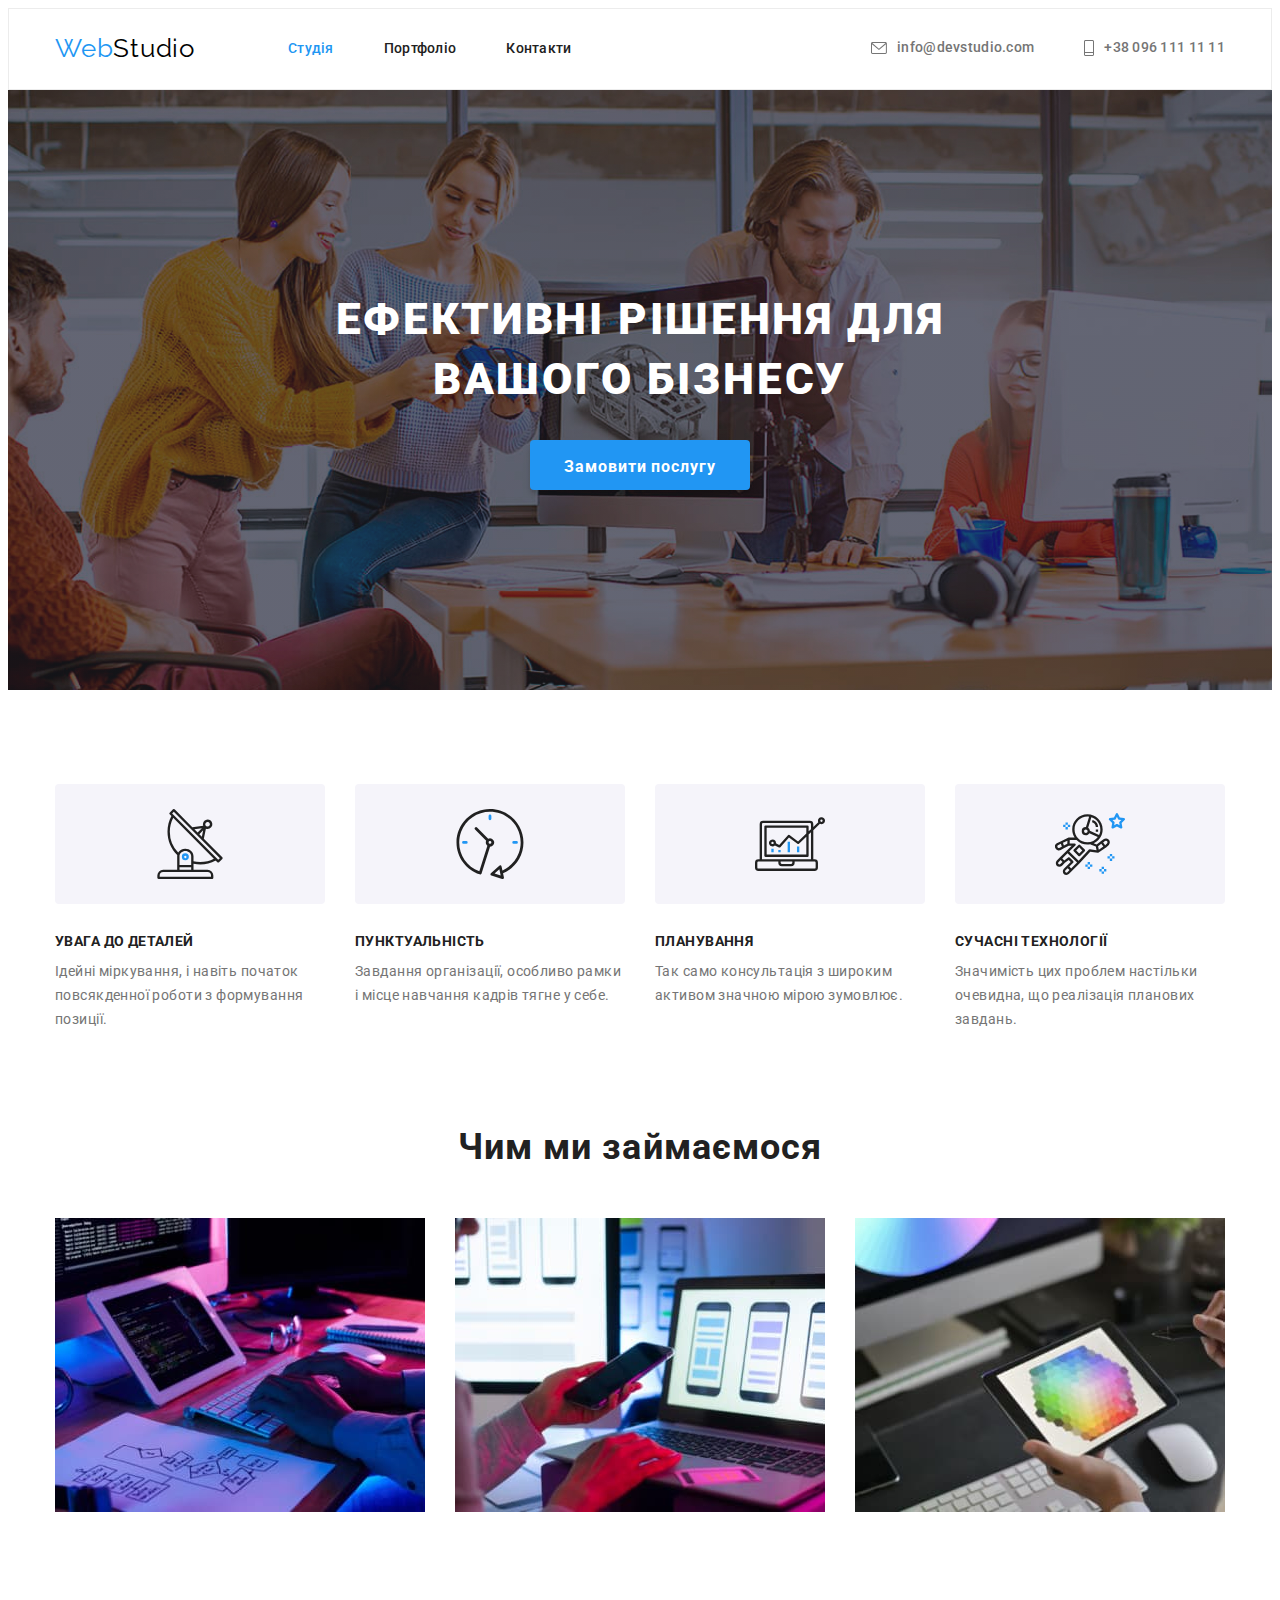
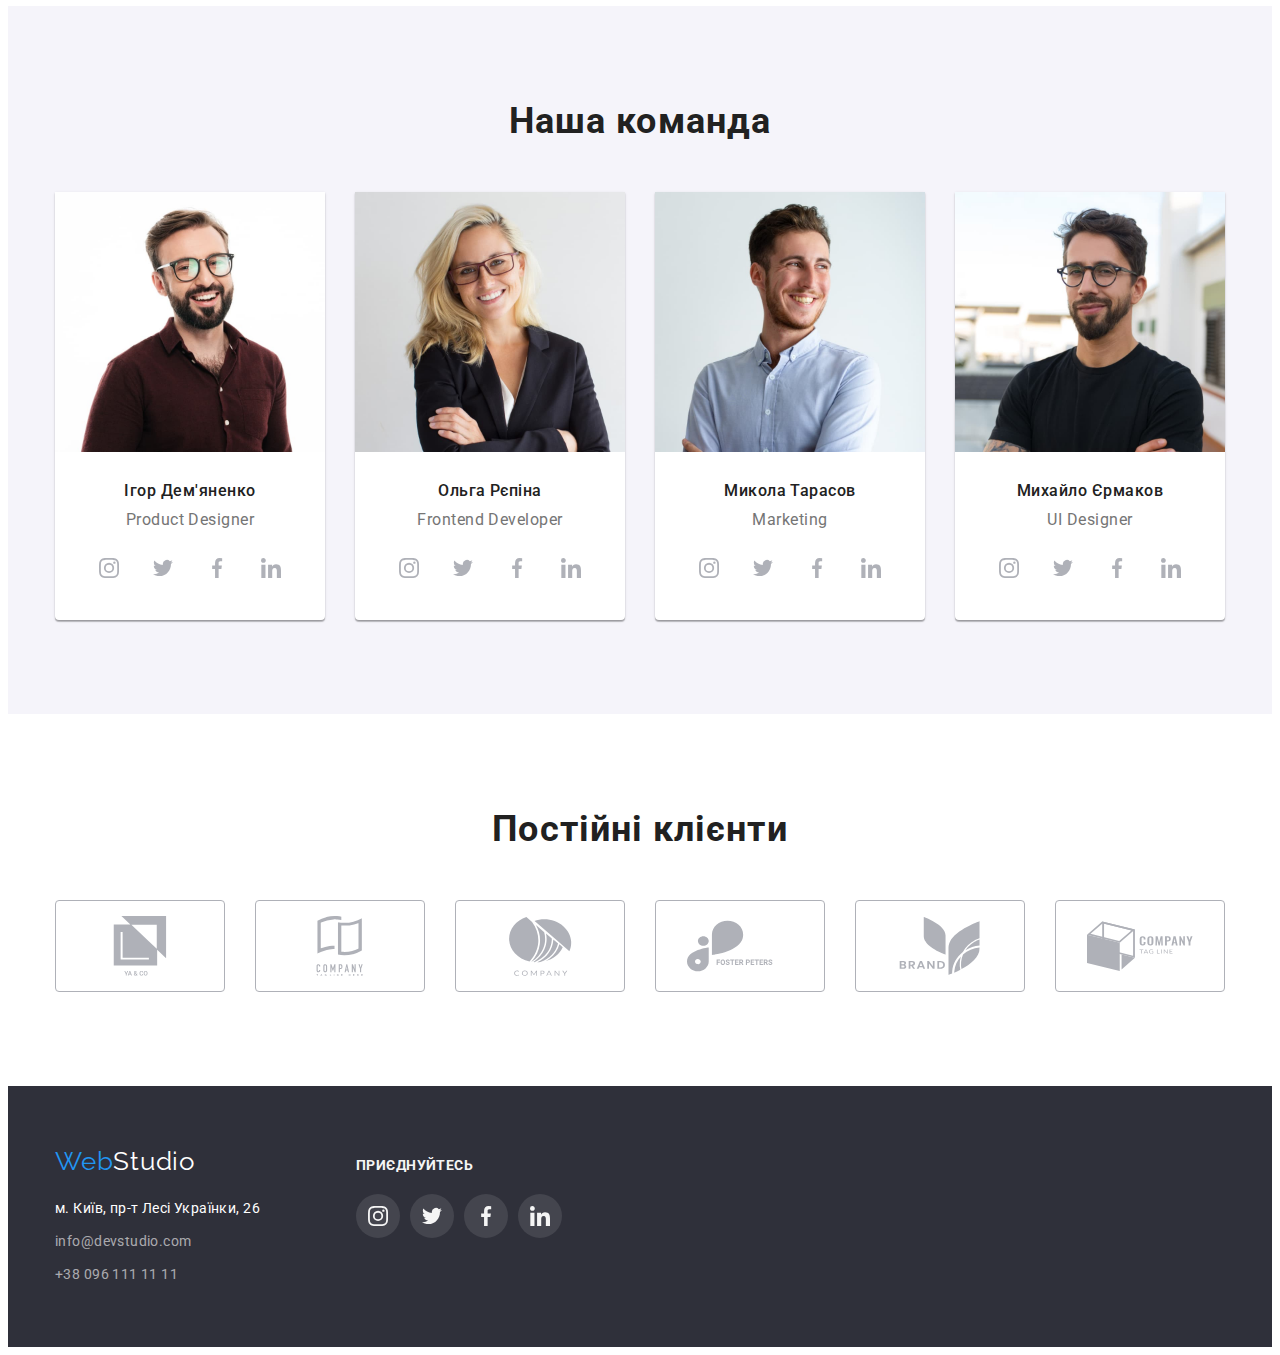
<file: index.html>
<!DOCTYPE html>
<html lang="uk">

<head>
    <meta charset="UTF-8">
    <meta http-equiv="X-UA-Compatible" content="IE=edge">
    <meta name="viewport" content="width=device-width, initial-scale=1.0">
    <title>Студія</title>
    <link rel="preconnect" href="https://fonts.googleapis.com">
    <link rel="preconnect" href="https://fonts.gstatic.com" crossorigin>
    <link
        href="https://fonts.googleapis.com/css2?family=Raleway:wght@700&family=Roboto:wght@400;500;700;900&display=swap"
        rel="stylesheet">
    <link rel="stylesheet" href="https://cdnjs.cloudflare.com/ajax/libs/modern-normalize/1.1.0/modern-normalize.min.css"
        integrity="sha512-wpPYUAdjBVSE4KJnH1VR1HeZfpl1ub8YT/NKx4PuQ5NmX2tKuGu6U/JRp5y+Y8XG2tV+wKQpNHVUX03MfMFn9Q=="
        crossorigin="anonymous" referrerpolicy="no-referrer" />
    <link rel="stylesheet" href="./css/styles.css">
</head>

<body class="sait-body">
    <header class="header">
        <div class="container header-container">
            <nav class="header-nav">
                <a class="header-logo link" href="./index.html">
                    Web<span class="logo-text">Studio</span></a>
                <ul class="header-navlist list">
                    <li class="header-item"><a class="header-link current link" href="./index.html">Студія</a></li>
                    <li class="header-item"><a class="header-link link" href="./portfolio.html">Портфоліо</a></li>
                    <li class="header-item"><a class="header-link link" href="">Контакти</a></li>
                </ul>
            </nav>
            <ul class="header-contlist list">
                <li class="header-contlist-item">
                    <a class="contlist-link link " href="mailto:info@devstudio.com">
                        <svg class="icon-contlist icon-mail" width="16" height="12">
                            <use href="./images/symbol-defs.svg#icon-mail"></use>
                        </svg>info@devstudio.com
                    </a>
                </li>
                <li class="header-contlist-item">
                    <a class="contlist-link link " href="tel:+380961111111">
                        <svg class="icon-contlist icon-phone" width="10" height="16">
                            <use href="./images/symbol-defs.svg#icon-phone"></use>
                        </svg>+38 096 111 11 11
                    </a>
                </li>
            </ul>
        </div>
    </header>

    <main>
        <section class="hero overlay section">
            <div class="container ">
                <h1 class="hero-title">Ефективні рішення для вашого бізнесу</h1>
                <button class="hero-button button" type="button">Замовити послугу</button>
            </div class="container">
        </section>
        <section class="features section">
            <div class="container">
                <h2 class="visually-hidden">Наші особливості</h2>
                <ul class="features-list list">
                    <li class="features-item">
                        <div class="features-svg-container">
                            <svg class="features-icon" width="70" height="70">
                                <use href="./images/symbol-defs.svg#icon-antena"></use>
                            </svg>
                        </div>
                        <h3 class="features-title">УВАГА ДО ДЕТАЛЕЙ</h3>
                        <p class="features-text">Ідейні міркування, і навіть початок повсякденної роботи з формування
                            позиції.</p>
                    </li>
                    <li class="features-item">
                        <div class="features-svg-container">
                            <svg class="features-icon" width="70" height="70">
                                <use href="./images/symbol-defs.svg#icon-clock"></use>
                            </svg>
                        </div>
                        <h3 class="features-title">ПУНКТУАЛЬНІСТЬ</h3>
                        <p class="features-text">Завдання організації, особливо рамки і місце навчання кадрів тягне у
                            себе.
                        </p>
                    </li>
                    <li class="features-item">
                        <div class="features-svg-container">
                            <svg class="features-icon" width="70" height="70">
                                <use href="./images/symbol-defs.svg#icon-diagram"></use>
                            </svg>
                        </div>
                        <h3 class="features-title">ПЛАНУВАННЯ</h3>
                        <p class="features-text">Так само консультація з широким активом значною мірою зумовлює.</p>
                    </li>
                    <li class="features-item">
                        <div class="features-svg-container">
                            <svg class="features-icon" width="70" height="70">
                                <use href="./images/symbol-defs.svg#icon-astronaut"></use>
                            </svg>
                        </div>
                        <h3 class="features-title">СУЧАСНІ ТЕХНОЛОГІЇ</h3>
                        <p class="features-text">Значимість цих проблем настільки очевидна, що реалізація планових
                            завдань.
                        </p>
                    </li>
                </ul>
            </div>
        </section>
        <section class="engage section">
            <div class="container">
                <h2 class="engage-title section-title">Чим ми займаємося</h2>
                <ul class="engage-list list">
                    <li class="engage-item">
                        <img src="./images/img1.jpg" alt="розробка" width="370" />
                    </li>
                    <li class="engage-item">
                        <img src="./images/img2.jpg" alt="Адаптація" width="370" />
                    </li>
                    <li class="engage-item">
                        <img src="./images/img3.jpg" alt="Тестування" width="370" />
                    </li>
                </ul>
            </div>
        </section>
        <section class="team section">
            <div class="container">
                <h2 class="team-title section-title">Наша команда</h2>
                <ul class="team-list list">
                    <li class="team-item">
                        <img src="./images/igor_demyanenko.jpg" alt="Ігор Дем'яненко" width="270" />
                        <div class="container-team">
                            <h3 class=" team-name">Ігор Дем'яненко</h3>
                            <p class="team-position" lang="en">Product Designer</p>
                            <ul class="social-list list">
                                <li class="social-item"><a href="https://www.instagram.com" class="soсial-link link">
                                        <svg class="icon-social" width="20" height="20">
                                            <use href="./images/symbol-defs.svg#icon-instagram"></use>
                                        </svg></a>
                                </li>
                                <li class="social-item"><a href="https://twitter.com" class="soсial-link link">
                                        <svg class="icon-social" width="20" height="20">
                                            <use href="./images/symbol-defs.svg#icon-twitter"></use>
                                        </svg></a>
                                </li>
                                <li class="social-item"><a href="https://www.facebook.com" class="soсial-link link">
                                        <svg class="icon-social" width="20" height="20">
                                            <use href="./images/symbol-defs.svg#icon-facebook"></use>
                                        </svg></a>
                                </li>
                                <li class="social-item"><a href="https://www.linkedin.com" class="soсial-link link">
                                        <svg class="icon-social" width="20" height="20">
                                            <use href="./images/symbol-defs.svg#icon-linkedin"></use>
                                        </svg></a>
                                </li>
                            </ul>
                        </div>
                    </li>
                    <li class="team-item">
                        <img src="./images/olha_repsna.jpg" alt="Ольга Рєпіна" width="270" />
                        <div class="container-team">
                            <h3 class="team-name">Ольга Рєпіна</h3>
                            <p class="team-position" lang="en">Frontend Developer</p>
                            <ul class="social-list list">
                                <li class="social-item"><a href="https://www.instagram.com" class="soсial-link link">
                                        <svg class="icon-social" width="20" height="20">
                                            <use href="./images/symbol-defs.svg#icon-instagram"></use>
                                        </svg></a>
                                </li>
                                <li class="social-item"><a href="https://twitter.com" class="soсial-link link">
                                        <svg class="icon-social" width="20" height="20">
                                            <use href="./images/symbol-defs.svg#icon-twitter"></use>
                                        </svg></a>
                                </li>
                                <li class="social-item"><a href="https://www.facebook.com" class="soсial-link link">
                                        <svg class="icon-social" width="20" height="20">
                                            <use href="./images/symbol-defs.svg#icon-facebook"></use>
                                        </svg></a>
                                </li>
                                <li class="social-item"><a href="https://www.linkedin.com" class="soсial-link link">
                                        <svg class="icon-social" width="20" height="20">
                                            <use href="./images/symbol-defs.svg#icon-linkedin"></use>
                                        </svg></a>
                                </li>
                            </ul>
                        </div>
                    </li>
                    <li class="team-item">
                        <img src="./images/mukola_tarasov.jpg" alt="Микола Тарасов" width="270" />
                        <div class="container-team">
                            <h3 class="team-name">Микола Тарасов</h3>
                            <p class="team-position" lang="en">Marketing </p>
                            <ul class="social-list list">
                                <li class="social-item"><a href="https://www.instagram.com" class="soсial-link link">
                                        <svg class="icon-social" width="20" height="20">
                                            <use href="./images/symbol-defs.svg#icon-instagram"></use>
                                        </svg></a>
                                </li>
                                <li class="social-item"><a href="https://twitter.com" class="soсial-link link">
                                        <svg class="icon-social" width="20" height="20">
                                            <use href="./images/symbol-defs.svg#icon-twitter"></use>
                                        </svg></a>
                                </li>
                                <li class="social-item"><a href="https://www.facebook.com" class="soсial-link link">
                                        <svg class="icon-social" width="20" height="20">
                                            <use href="./images/symbol-defs.svg#icon-facebook"></use>
                                        </svg></a>
                                </li>
                                <li class="social-item"><a href="https://www.linkedin.com" class="soсial-link link">
                                        <svg class="icon-social" width="20" height="20">
                                            <use href="./images/symbol-defs.svg#icon-linkedin"></use>
                                        </svg></a>
                                </li>
                            </ul>
                        </div>
                    </li>
                    <li class="team-item">
                        <img src="./images/muhailo_ermakov.jpg" alt="Михайло Єрмаков" width="270" />
                        <div class="container-team">
                            <h3 class="team-name">Михайло Єрмаков</h3>
                            <p class="team-position" lang="en">UI Designer</p>
                            <ul class="social-list list">
                                <li class="social-item"><a href="https://www.instagram.com" class="soсial-link link">
                                        <svg class="icon-social" width="20" height="20">
                                            <use href="./images/symbol-defs.svg#icon-instagram"></use>
                                        </svg></a>
                                </li>
                                <li class="social-item"><a href="https://twitter.com" class="soсial-link link">
                                        <svg class="icon-social" width="20" height="20">
                                            <use href="./images/symbol-defs.svg#icon-twitter"></use>
                                        </svg></a>
                                </li>
                                <li class="social-item"><a href="https://www.facebook.com" class="soсial-link link">
                                        <svg class="icon-social" width="20" height="20">
                                            <use href="./images/symbol-defs.svg#icon-facebook"></use>
                                        </svg></a>
                                </li>
                                <li class="social-item"><a href="https://www.linkedin.com" class="soсial-link link">
                                        <svg class="icon-social" width="20" height="20">
                                            <use href="./images/symbol-defs.svg#icon-linkedin"></use>
                                        </svg></a>
                                </li>
                            </ul>
                        </div>
                    </li>
                </ul>
            </div>
        </section>
        <section class="client section">
            <div class="container">
                <h2 class="client-title section-title">Постійні клієнти</h2>
                <ul class="client-list list">
                    <li class="client-item"><a href="" class="client-link"><svg class="icon-client" width="106"
                                height="60">
                                <use href="./images/symbol-defs.svg#icon-client1"> </use>
                            </svg></a></li>
                    <li class="client-item"><a href="" class="client-link"><svg class="icon-client" width="106"
                                height="60">
                                <use href="./images/symbol-defs.svg#icon-client2"> </use>
                            </svg></a></li>
                    <li class="client-item"><a href="" class="client-link"><svg class="icon-client" width="106"
                                height="60">
                                <use href="./images/symbol-defs.svg#icon-client3"> </use>
                            </svg></a></li>
                    <li class="client-item"><a href="" class="client-link"><svg class="icon-client" width="106"
                                height="60">
                                <use href="./images/symbol-defs.svg#icon-client4"> </use>
                            </svg></a></li>
                    <li class="client-item"><a href="" class="client-link"><svg class="icon-client" width="106"
                                height="60">
                                <use href="./images/symbol-defs.svg#icon-client5"> </use>
                            </svg></a></li>
                    <li class="client-item"><a href="" class="client-link"><svg class="icon-client" width="106"
                                height="60">
                                <use href="./images/symbol-defs.svg#icon-client6"> </use>
                            </svg></a></li>
                </ul>
            </div>
        </section>
    </main>
    <footer class="footer">
        <div class="container footer-pocition">
            <div class="footer-container-address">
                <a class="header-logo link" href="./index.html">
                    Web<span class="logo-text">Studio</span></a>
                <address class="footer-address">
                    <ul class="address-list list">
                        <li class="address-item">
                            <a class="address-link link" href="https://goo.gl/maps/CPtrU1FHBa2aNyZL9" target="_blank"
                                rel="noopener noreferrer nofollow">м. Київ, пр-т Лесі
                                Українки, 26</a>
                        </li>
                        <li class="address-item"><a class="address-contlink link" href="">info@devstudio.com</a></li>
                        <li class="address-item"><a class="address-contlink link" href="">+38 096 111 11 11</a></li>
                    </ul>
                </address>
            </div>
            <div class="footer-container-social">
                <h2 class="footer-social-title">ПРИЄДНУЙТЕСЬ</h2>
                <ul class="footer-social-list social-list list">
                    <li class="footer-social-item"><a href="https://www.instagram.com" class="footer-soсial-link link">
                            <svg class="footer-icon-social" width="20" height="20">
                                <use href="./images/symbol-defs.svg#icon-instagram"></use>
                            </svg></a>
                    </li>
                    <li class="footer-social-item"><a href="https://twitter.com" class="footer-soсial-link link">
                            <svg class="footer-icon-social" width="20" height="20">
                                <use href="./images/symbol-defs.svg#icon-twitter"></use>
                            </svg></a>
                    </li>
                    <li class="footer-social-item"><a href="https://www.facebook.com" class="footer-soсial-link link">
                            <svg class="footer-icon-social" width="20" height="20">
                                <use href="./images/symbol-defs.svg#icon-facebook"></use>
                            </svg></a>
                    </li>
                    <li class="footer-social-item"><a href="https://www.linkedin.com" class="footer-soсial-link link">
                            <svg class="footer-icon-social" width="20" height="20">
                                <use href="./images/symbol-defs.svg#icon-linkedin"></use>
                            </svg></a>
                    </li>
                </ul>
            </div>
        </div>
    </footer>
</body>

</html>
</file>
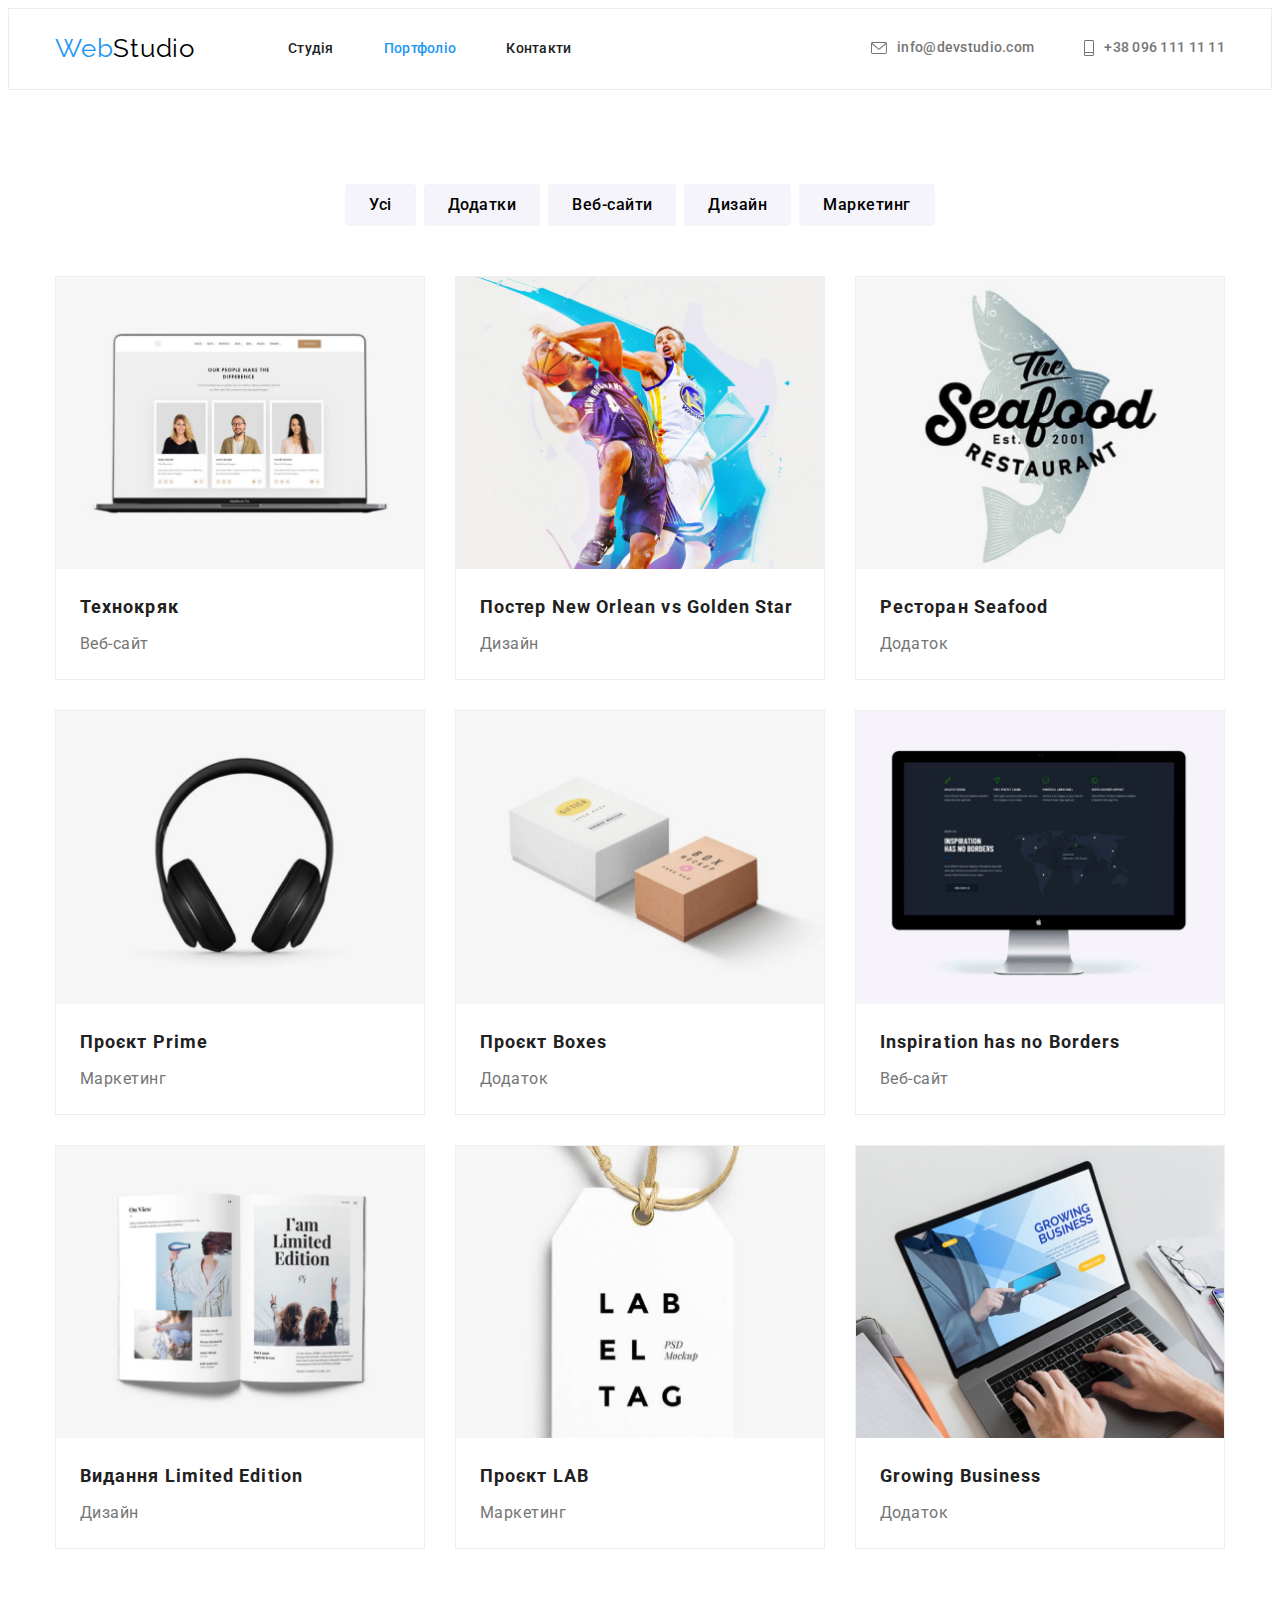
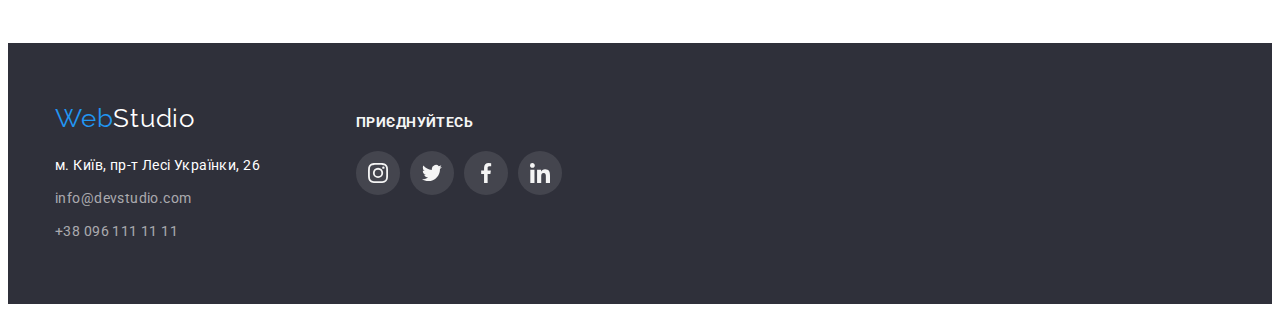
<file: portfolio.html>
<!DOCTYPE html>
<html lang="uk">

<head>
    <meta charset="UTF-8">
    <meta http-equiv="X-UA-Compatible" content="IE=edge">
    <meta name="viewport" content="width=device-width, initial-scale=1.0">
    <title>Портфоліо</title>
    <link rel="preconnect" href="https://fonts.googleapis.com">
    <link rel="preconnect" href="https://fonts.gstatic.com" crossorigin>
    <link
        href="https://fonts.googleapis.com/css2?family=Raleway:wght@700&family=Roboto:wght@400;500;700;900&display=swap"
        rel="stylesheet">
    <link rel="stylesheet" href="https://cdnjs.cloudflare.com/ajax/libs/modern-normalize/1.1.0/modern-normalize.min.css"
        integrity="sha512-wpPYUAdjBVSE4KJnH1VR1HeZfpl1ub8YT/NKx4PuQ5NmX2tKuGu6U/JRp5y+Y8XG2tV+wKQpNHVUX03MfMFn9Q=="
        crossorigin="anonymous" referrerpolicy="no-referrer" />
    <link rel="stylesheet" href="./css/styles.css">
</head>

<body class="sait-body">
    <header class="header">
        <div class="container header-container">
            <nav class="header-nav">
                <a class="header-logo link" href="./index.html">
                    Web<span class="logo-text">Studio</span></a>
                <ul class="header-navlist list">
                    <li class="header-item"><a class="header-link link" href="./index.html">Студія</a></li>
                    <li class="header-item"><a class="header-link current link" href="./portfolio.html">Портфоліо</a>
                    </li>
                    <li class="header-item"><a class="header-link link" href="">Контакти</a></li>
                </ul>
            </nav>
            <ul class="header-contlist list">
                <li class="header-contlist-item">
                    <a class="contlist-link link " href="mailto:info@devstudio.com">
                        <svg class="icon-contlist icon-mail" width="16" height="12">
                            <use href="./images/symbol-defs.svg#icon-mail"></use>
                        </svg>info@devstudio.com
                    </a>
                </li>
                <li class="header-contlist-item">
                    <a class="contlist-link link " href="tel:+380961111111">
                        <svg class="icon-contlist icon-phone" width="10" height="16">
                            <use href="./images/symbol-defs.svg#icon-phone"></use>
                        </svg>+38 096 111 11 11
                    </a>
                </li>
            </ul>
        </div>
    </header>
    <main>
        <section class="portfolio section">
            <div class="container">
                <h1 class="filters-title visually-hidden">портфоліо</h1>
                <ul class="filters-list list">
                    <li class="filters-item"><button class="filters-button button" type="button">Усі</button></li>
                    <li class="filters-item"><button class="filters-button button" type="button">Додатки</button></li>
                    <li class="filters-item"><button class="filters-button button" type="button">Веб-сайти</button></li>
                    <li class="filters-item"><button class="filters-button button" type="button">Дизайн</button></li>
                    <li class="filters-item"><button class="filters-button button" type="button">Маркетинг</button></li>
                </ul>
                <ul class="progects-list list">
                    <li class="progects-item"><a class="progects-link link" href="http://">
                            <img src="./images/tehnokryak.jpg" alt="Технокряк" width="370" />
                            <div class="container-progects">
                                <h2 class="progects-title">Технокряк</h2>
                                <p class="progects-text">Веб-сайт</p>
                            </div>
                        </a>
                    </li>
                    <li class="progects-item"><a class="progects-link link" href="http://">
                            <img src="./images/poster.jpg" alt="New Orlean vs Golden Star" width="370" />
                            <div class="container-progects">
                                <h2 class="progects-title">Постер <span lang="en">New Orlean vs Golden Star</span> </h2>
                                <p class="progects-text">Дизайн</p>
                            </div>
                        </a>
                    </li>
                    <li class="progects-item"><a class="progects-link link" href="http://">
                            <img src="./images/restoran.jpg" alt="Seafood" width="370" />
                            <div class="container-progects">
                                <h2 class="progects-title">Ресторан <span lang="en">Seafood</span></h2>
                                <p class="progects-text">Додаток</p>
                            </div>
                        </a>
                    </li>
                    <li class="progects-item"><a class="progects-link link" href="http://">
                            <img src="./images/prime.jpg" alt="Prime" width="370" />
                            <div class="container-progects">
                                <h2 class="progects-title">Проєкт <span lang="en">Prime</span></h2>
                                <p class="progects-text">Маркетинг</p>
                            </div>
                        </a>
                    </li>
                    <li class="progects-item"><a class="progects-link link" href="http://">
                            <img src="./images/boxes.jpg" alt="Boxes" width="370" />
                            <div class="container-progects">
                                <h2 class="progects-title">Проєкт <span lang="en">Boxes</span></h2>
                                <p class="progects-text">Додаток</p>
                            </div>
                        </a>
                    </li>
                    <li class="progects-item"><a class="progects-link link" href="http://">
                            <img src="./images/inspiration_has_no_borders.jpg" alt="Inspiration has no Borders"
                                width="370" />
                            <div class="container-progects">
                                <h2 class="progects-title" lang="en">Inspiration has no Borders</h2>
                                <p class="progects-text">Веб-сайт</p>
                            </div>
                        </a>
                    </li>
                    <li class="progects-item"><a class="progects-link link" href="http://">
                            <img src="./images/limited_edition.jpg" alt="Limited Edition" width="370" />
                            <div class="container-progects">
                                <h2 class="progects-title">Видання <span lang="en">Limited Edition</span></h2>
                                <p class="progects-text">Дизайн</p>
                            </div>
                        </a>
                    </li>
                    <li class="progects-item"><a class="progects-link link" href="http://">
                            <img src="./images/lab.jpg" alt="LAB" width="370" />
                            <div class="container-progects">
                                <h2 class="progects-title">Проєкт <span lang="en">LAB</span></h2>
                                <p class="progects-text">Маркетинг</p>
                            </div>
                        </a>
                    </li>
                    <li class="progects-item"><a class="progects-link link" href="http://">
                            <img src="./images/growing_business.jpg" alt="Growing Business" width="370" />
                            <div class="container-progects">
                                <h2 class="progects-title" lang="en">Growing Business</h2>
                                <p class="progects-text">Додаток</p>
                            </div>
                        </a>
                    </li>
                </ul>
            </div>
        </section>

    </main>
    <footer class="footer">
        <div class="container footer-pocition">
            <div class="footer-container-address">
                <a class="header-logo link" href="./index.html">
                    Web<span class="logo-text">Studio</span></a>
                <address class="footer-address">
                    <ul class="address-list list">
                        <li class="address-item">
                            <a class="address-link link" href="https://goo.gl/maps/CPtrU1FHBa2aNyZL9" target="_blank"
                                rel="noopener noreferrer nofollow">м. Київ, пр-т Лесі
                                Українки, 26</a>
                        </li>
                        <li class="address-item"><a class="address-contlink link" href="">info@devstudio.com</a></li>
                        <li class="address-item"><a class="address-contlink link" href="">+38 096 111 11 11</a></li>
                    </ul>
                </address>
            </div>
            <div class="footer-container-social">
                <h2 class="footer-social-title">ПРИЄДНУЙТЕСЬ</h2>
                <ul class="footer-social-list social-list list">
                    <li class="footer-social-item"><a href="https://www.instagram.com" class="footer-soсial-link link">
                            <svg class="footer-icon-social" width="20" height="20">
                                <use href="./images/symbol-defs.svg#icon-instagram"></use>
                            </svg></a>
                    </li>
                    <li class="footer-social-item"><a href="https://twitter.com" class="footer-soсial-link link">
                            <svg class="footer-icon-social" width="20" height="20">
                                <use href="./images/symbol-defs.svg#icon-twitter"></use>
                            </svg></a>
                    </li>
                    <li class="footer-social-item"><a href="https://www.facebook.com" class="footer-soсial-link link">
                            <svg class="footer-icon-social" width="20" height="20">
                                <use href="./images/symbol-defs.svg#icon-facebook"></use>
                            </svg></a>
                    </li>
                    <li class="footer-social-item"><a href="https://www.linkedin.com" class="footer-soсial-link link">
                            <svg class="footer-icon-social" width="20" height="20">
                                <use href="./images/symbol-defs.svg#icon-linkedin"></use>
                            </svg></a>
                    </li>
                </ul>
            </div>
        </div>
    </footer>
</body>

</html>
</file>
<file: css/styles.css>
:root {
  --primery-text-color: #212121;
  --secondory-text-color: #757575;
  --therd-text-color: rgba(255, 255, 255, 0.6);
  --accent-color: #2196f3;
  --secondory-accent-color: #188ce8;
  --primery-background-color: #f5f5f5;
  --secondory-background-color: #f5f4fa;
  --therd-background-color: #2f303a;
  --primery-wight: #ffffff;
  --primery-black: #000000;
  --primery-gray: #eeeeee;
  --background-icon: #afb1b8;
}
html {
  box-sizing: border-box;
}
*,
*::before,
*::after {
  box-sizing: inherit;
}

body {
  font-family: 'Roboto', 'Raleway', sans-serif;
  background: var(--primery-wight);
  color: var(--primery-text-color);
  font-size: 14px;
}
p,
h1,
h2,
h3,
h4,
h5,
h6 {
  margin: 0;
}
ul,
ol {
  margin: 0;
  padding-left: 0;
}
button {
  cursor: pointer;
}
address {
  font-style: normal;
}
img {
  display: block;
  max-width: 100%;
  height: auto;
}
.section {
  padding-top: 94px;
  padding-bottom: 94px;
}
.visually-hidden {
  position: absolute;
  white-space: nowrap;
  width: 1px;
  height: 1px;
  overflow: hidden;
  border: 0;
  padding: 0;
  clip: rect(0 0 0 0);
  clip-path: inset(50%);
  margin: -1px;
}
.link {
  text-decoration: none;
}
.list {
  list-style: none;
}
.button {
  background-color: var(--accent-color);
}
.container {
  width: 1200px;
  padding-left: 15px;
  padding-right: 15px;
  margin: 0 auto;
}

/* header-nav */

.header {
  padding-top: 24px;
  padding-bottom: 25px;
  border: 1px solid #ececec;
}
.header-logo {
  font-family: 'Raleway';
  font-size: 26px;
  line-height: 1.19;
  letter-spacing: 0.03em;
  color: var(--accent-color);
  margin-right: 93px;
}
.logo-text {
  color: var(--primery-black);
}
.header-link {
  font-weight: 500;
  line-height: 1.14;
  letter-spacing: 0.02em;
  color: var(--primery-text-color);
}
.header-link:hover,
.header-link:focus {
  color: var(--accent-color);
}
.header-link.current {
  color: var(--accent-color);
}
.header-navlist,
.header-contlist,
.header-nav,
.header-container {
  display: flex;
  align-items: center;
  justify-content: space-between;
}
.header-navlist,
.header-contlist {
  gap: 50px;
}
.contlist-link {
  display: flex;
  align-items: center;
  font-weight: 500;
  line-height: 1.14;
  letter-spacing: 0.02em;

  color: var(--secondory-text-color);
}
.contlist-link:hover,
.contlist-link:focus {
  color: var(--accent-color);
  fill: var(--accent-color);
}
.icon-contlist {
  margin-right: 10px;
  fill: currentColor;
}

/* hero */

.overlay {
  max-width: 1600px;
  height: 600px;
  margin-right: auto;
  margin-left: auto;
  background-repeat: no-repeat;
  background-size: cover;
  background-position: center;
  background-image: linear-gradient(rgba(47, 48, 58, 0.4), rgba(47, 48, 58, 0.4)),
    url('../images/hero-backgraund.jpg');
}
.hero {
  background-color: var(--therd-background-color);
  color: var(--primery-wight);
  padding: 200px 0;
  text-align: center;
}
.hero-title {
  font-weight: 900;
  font-size: 44px;
  line-height: 1.36;
  letter-spacing: 0.06em;
  text-transform: uppercase;
  max-width: 696px;
  margin: 0 auto;
}
.hero-button {
  color: var(--primery-wight);
  font-family: 'Roboto';
  font-style: normal;
  font-weight: 700;
  font-size: 16px;
  line-height: 1.88;
  letter-spacing: 0.06em;
  margin-top: 30px;
  padding: 10px 32px;
  min-width: 216px;
  height: 50px;
  box-shadow: 0px 4px 4px rgba(0, 0, 0, 0.15);
  border-radius: 4px;
  border-color: transparent;
}
.hero-button:hover,
.hero-button:focus {
  background-color: var(--secondory-accent-color);
}

/* features */

.features-list {
  display: flex;
  gap: 30px;
  justify-content: center;
}

.features-item {
  width: 270px;
}
.features-svg-container {
  display: flex;
  background-color: var(--secondory-background-color);
  height: 120px;
  justify-content: center;
  align-items: center;
  border-radius: 4px;
  margin-bottom: 30px;
}
.features .features-title {
  font-size: 14px;
  line-height: 1.14;
  letter-spacing: 0.03em;
  text-transform: uppercase;
}
.features .features-text {
  line-height: 1.71;
  letter-spacing: 0.03em;
  color: var(--secondory-text-color);
  margin-top: 10px;
}

/* engage */

.engage {
  padding-top: 0;
}
.section-title {
  font-size: 36px;
  line-height: 1.17;
  text-align: center;
  letter-spacing: 0.03em;
  margin-bottom: 50px;
}
.engage-list {
  display: flex;
  gap: 30px;
  justify-content: center;
}

/* team */

.team {
  background-color: var(--secondory-background-color);
}
.team-list {
  display: flex;
  gap: 30px;
}
.container-team {
  padding: 30px 0;
}
.team-list .team-name {
  font-weight: 500;
  font-size: 16px;
  line-height: 1.18;
  text-align: center;
  letter-spacing: 0.03em;
  margin-bottom: 10px;
}
.team-list .team-position {
  font-size: 16px;
  line-height: 1.18;
  text-align: center;
  letter-spacing: 0.03em;
  margin-bottom: 16px;
  color: var(--secondory-text-color);
}
.team .team-item {
  background-color: var(--primery-wight);
  box-shadow: 0px 1px 3px rgba(0, 0, 0, 0.12), 0px 1px 1px rgba(0, 0, 0, 0.14),
    0px 2px 1px rgba(0, 0, 0, 0.2);
  border-radius: 0px 0px 4px 4px;
}
.social-list {
  display: flex;
  justify-content: center;
  align-items: center;
  gap: 10px;
}

.soсial-link {
  display: flex;
  justify-content: center;
  align-items: center;
  width: 44px;
  height: 44px;
  border-radius: 50%;
}
.icon-social {
  fill: var(--background-icon);
}
.soсial-link:hover,
.soсial-link:focus {
  background-color: var(--accent-color);
}
.soсial-link:hover > .icon-social,
.soсial-link:focus > .icon-social {
  fill: var(--primery-background-color);
}
.client-list {
  display: flex;
  gap: 30px;
}
.client-link {
  display: flex;
  align-items: center;
  justify-content: center;
  width: 170px;
  height: 92px;
  border: 1px solid #afb1b8;
  border-radius: 4px;
}
.icon-client {
  fill: var(--background-icon);
}
.client-link:hover,
.client-link:focus {
  border-color: var(--accent-color);
}
.client-link:hover > .icon-client,
.client-link:focus > .icon-client {
  fill: var(--accent-color);
}

/* footer */

.footer {
  background-color: var(--therd-background-color);
  padding-top: 60px;
  padding-bottom: 60px;
}
.footer-pocition {
  display: flex;
  align-items: baseline;
}
.footer .header-logo {
  margin-right: 0;
  display: inline-block;
  margin-bottom: 20px;
}
.footer .logo-text {
  color: var(--primery-wight);
}
.address-list {
  display: inline-flex;
  flex-direction: column;
  row-gap: 9px;
  width: 231px;
}
.address-link {
  line-height: 1.71;
  letter-spacing: 0.03em;
  color: var(--primery-wight);
}
.address-contlink {
  line-height: 1.71;
  letter-spacing: 0.03em;
  color: var(--therd-text-color);
}
.address-contlink:hover,
.address-contlink:focus {
  color: var(--accent-color);
}
.footer-container-social {
  margin-left: 70px;
}
.footer-social-title {
  display: inline-block;
  font-size: 14px;
  line-height: 1.14;
  letter-spacing: 0.03em;
  text-transform: uppercase;
  margin-bottom: 20px;
  color: var(--primery-background-color);
}
.footer-soсial-link {
  display: flex;
  justify-content: center;
  align-items: center;
  width: 44px;
  height: 44px;
  border-radius: 100%;
  background-color: rgba(255, 255, 255, 0.1);
}
.footer-icon-social {
  fill: var(--primery-background-color);
}
.footer-soсial-link:hover,
.footer-soсial-link:focus {
  background-color: var(--accent-color);
}

/* portfolio */

.filters-list {
  display: flex;
  gap: 8px;
  justify-content: center;
}
.filters-button {
  font-weight: 500;
  font-size: 16px;
  line-height: 1.62;
  border-radius: 4px;
  border-color: transparent;
  letter-spacing: 0.03em;
  padding: 6px 22px;
  margin-bottom: 50px;
  font-family: 'Roboto';
  background-color: var(--secondory-background-color);
}
.filters-button:hover,
.filters-button:focus {
  color: var(--primery-wight);
  background-color: var(--accent-color);
  box-shadow: 0px 3px 1px rgba(0, 0, 0, 0.1), 0px 1px 2px rgba(0, 0, 0, 0.08),
    0px 2px 2px rgba(0, 0, 0, 0.12);
}
.progects-list {
  display: flex;
  flex-wrap: wrap;
  gap: 30px;
}
.progects-item {
  width: 370px;
}
.container-progects {
  padding: 20px 24px;
}
.progects-link {
  display: block;

  border: 1px solid var(--primery-gray);
}
.progects-link:hover,
.progects-link:focus {
  box-shadow: 0px 1px 1px rgba(0, 0, 0, 0.12), 0px 4px 4px rgba(0, 0, 0, 0.06),
    1px 4px 6px rgba(0, 0, 0, 0.16);
}
.progects-title {
  font-size: 18px;
  line-height: 2;
  letter-spacing: 0.06em;
  margin-bottom: 4px;
  color: var(--primery-text-color);
}
.progects-text {
  font-size: 16px;
  line-height: 1.88;
  letter-spacing: 0.03em;
  color: var(--secondory-text-color);
}
</file>
